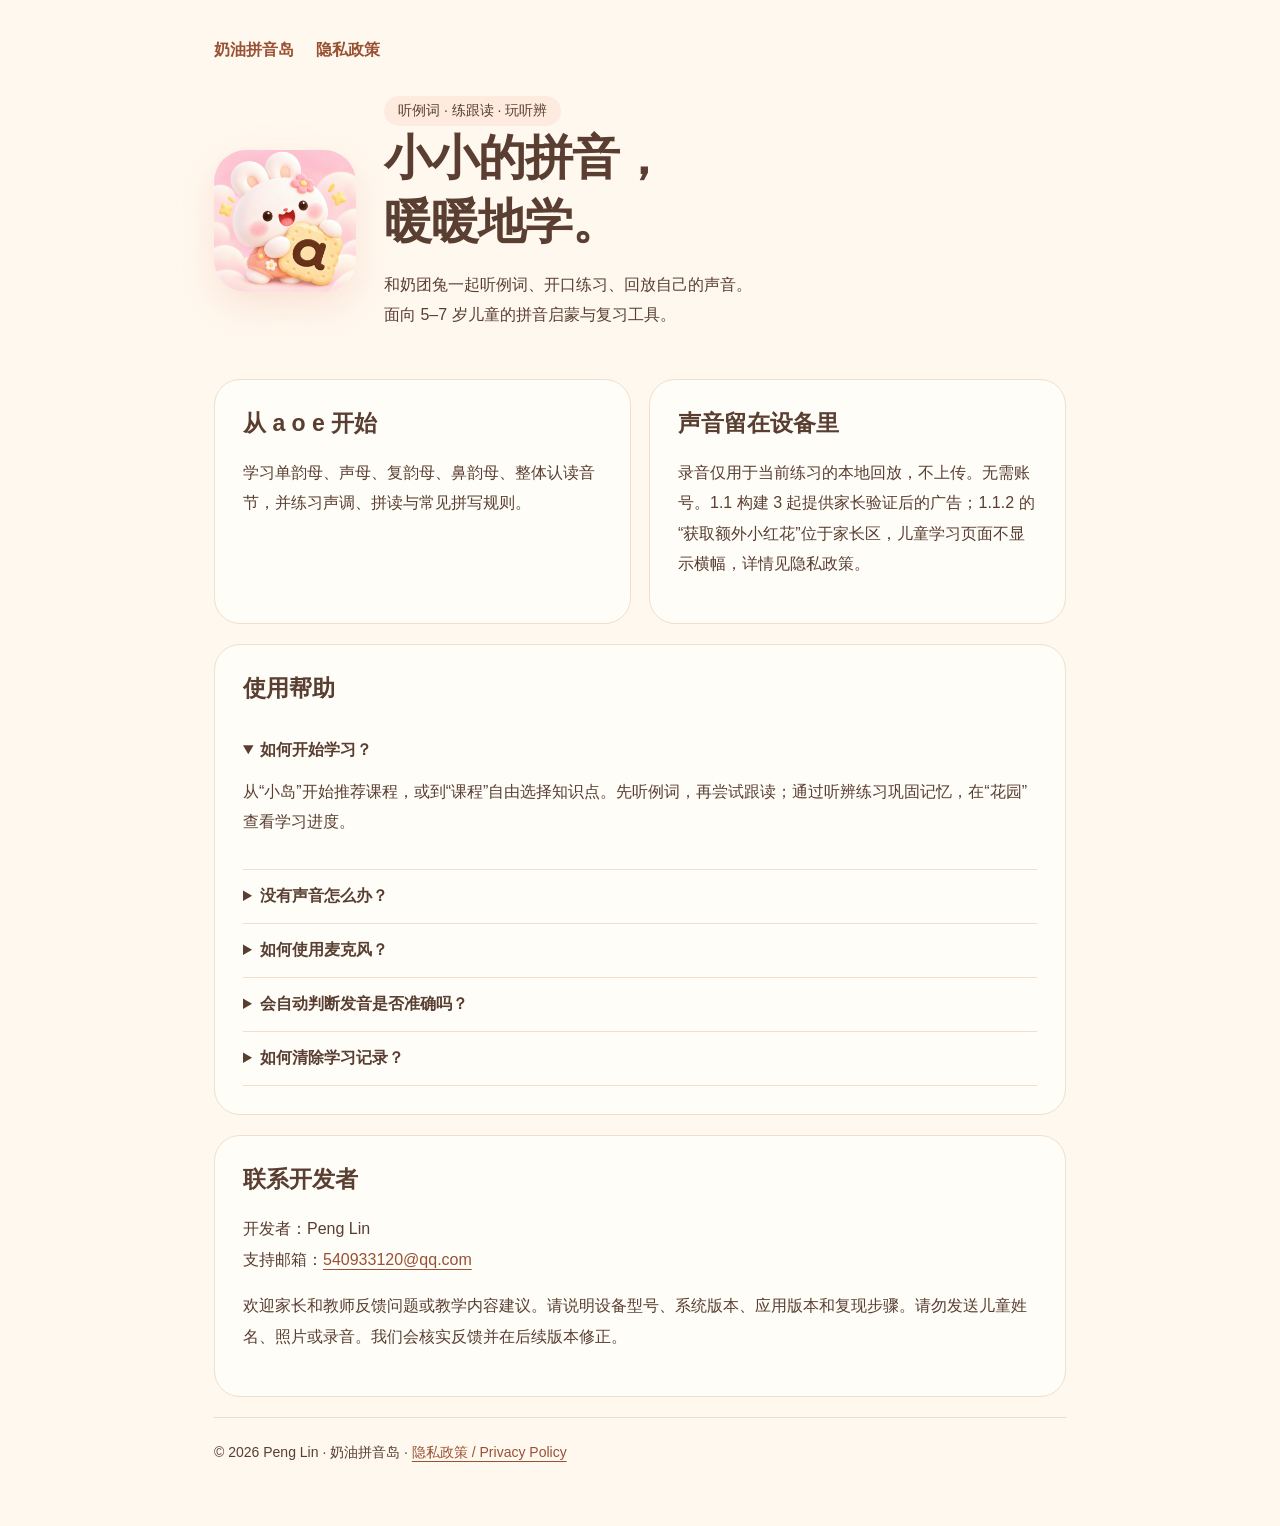
<file: index.html>
<!doctype html><html lang="zh-Hans"><head><meta charset="utf-8"><meta name="viewport" content="width=device-width,initial-scale=1"><title>奶油拼音岛 · 支持与帮助</title><meta name="description" content="奶油拼音岛的官方支持页面：拼音学习、录音回放、隐私与使用帮助。"><link rel="stylesheet" href="style.css"></head><body><main><nav><a href="marketing.html">奶油拼音岛</a><a href="privacy.html">隐私政策</a></nav><section class="hero"><img class="icon" src="icon.png" alt="抱着拼音 a 饼干的奶团兔"><div><span class="tag">听例词 · 练跟读 · 玩听辨</span><h1>小小的拼音，<br>暖暖地学。</h1><p>和奶团兔一起听例词、开口练习、回放自己的声音。<br>面向 5–7 岁儿童的拼音启蒙与复习工具。</p></div></section><div class="grid"><section class="card"><h2>从 a o e 开始</h2><p>学习单韵母、声母、复韵母、鼻韵母、整体认读音节，并练习声调、拼读与常见拼写规则。</p></section><section class="card"><h2>声音留在设备里</h2><p>录音仅用于当前练习的本地回放，不上传。无需账号。1.1 构建 3 起提供家长验证后的广告；1.1.2 的“获取额外小红花”位于家长区，儿童学习页面不显示横幅，详情见隐私政策。</p></section></div><section class="card"><h2>使用帮助</h2><details open><summary>如何开始学习？</summary><p>从“小岛”开始推荐课程，或到“课程”自由选择知识点。先听例词，再尝试跟读；通过听辨练习巩固记忆，在“花园”查看学习进度。</p></details><details><summary>没有声音怎么办？</summary><p>检查媒体音量及蓝牙输出设备。1.0 使用设备系统普通话语音；1.1 优先播放随应用提供的例词音频，缺失或无法播放时回退到系统普通话。如设备缺少普通话语音，可在系统辅助功能的语音设置中安装。系统声音质量可能随设备而异。</p></details><details><summary>如何使用麦克风？</summary><p>第一次点击录音时允许麦克风访问。拒绝授权后仍可学习与听音；监护人可在系统“设置”中找到本应用重新开启麦克风。每次录音最多 10 秒，可回放或重新录制；离开练习或进入后台时临时录音会清除。</p></details><details><summary>会自动判断发音是否准确吗？</summary><p>不会。本应用提供例词示范、听辨练习与录音回放，不提供语音识别、发音准确率或医学评估。听辨答对与完成练习不代表发音已掌握，建议家长陪伴使用，并结合学校教学。</p></details><details><summary>如何清除学习记录？</summary><p>通过家长验证进入家长区，选择重置学习进度并确认。学习记录不上传到开发者服务器；系统备份是否包含本地进度取决于设备备份设置。</p></details></section><section class="card"><h2>联系开发者</h2><p>开发者：Peng Lin<br>支持邮箱：<a href="mailto:540933120@qq.com">540933120@qq.com</a></p><p>欢迎家长和教师反馈问题或教学内容建议。请说明设备型号、系统版本、应用版本和复现步骤。请勿发送儿童姓名、照片或录音。我们会核实反馈并在后续版本修正。</p></section><footer>© 2026 Peng Lin · 奶油拼音岛 · <a href="privacy.html">隐私政策 / Privacy Policy</a></footer></main></body></html>
</file>
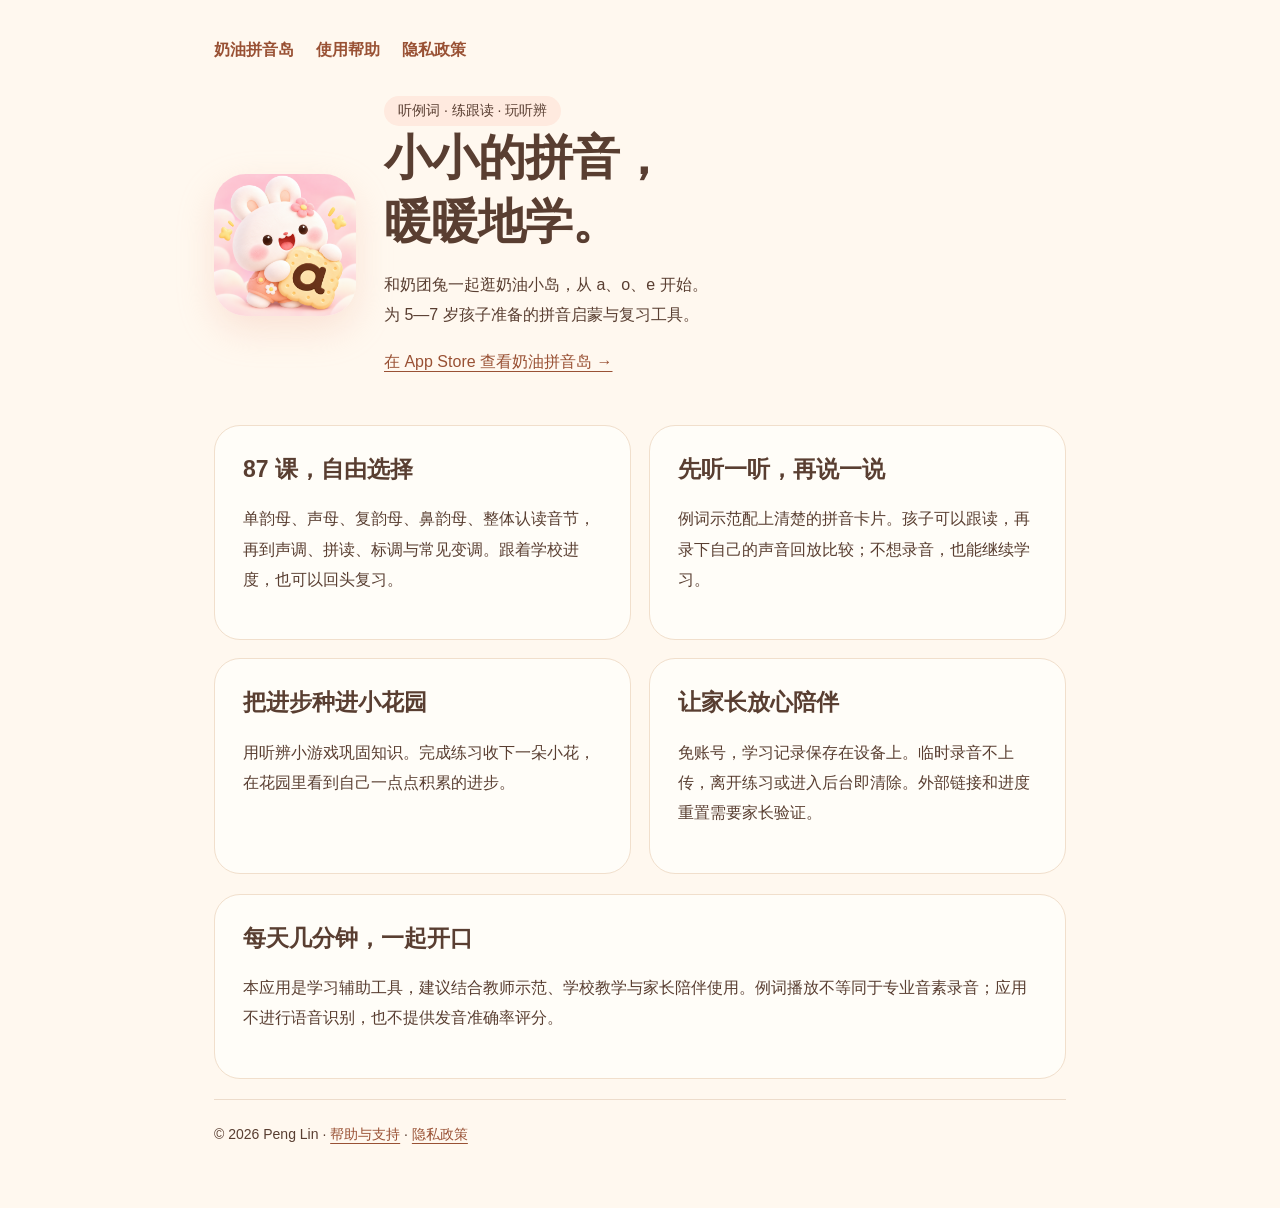
<file: marketing.html>
<!doctype html>
<html lang="zh-Hans"><head><meta charset="utf-8"><meta name="viewport" content="width=device-width,initial-scale=1"><title>奶油拼音岛 · 和奶团兔一起学拼音</title><meta name="description" content="面向5—7岁儿童的拼音启蒙与复习应用，87课涵盖基础拼音、声调与拼读规则。听例词、练跟读、玩听辨。"><link rel="stylesheet" href="style.css"></head>
<body><main><nav><a href="marketing.html">奶油拼音岛</a><a href="./">使用帮助</a><a href="privacy.html">隐私政策</a></nav>
<section class="hero"><img class="icon" src="icon.png" alt="抱着拼音饼干的奶团兔"><div><span class="tag">听例词 · 练跟读 · 玩听辨</span><h1>小小的拼音，<br>暖暖地学。</h1><p>和奶团兔一起逛奶油小岛，从 a、o、e 开始。<br>为 5—7 岁孩子准备的拼音启蒙与复习工具。</p><p><a href="https://apps.apple.com/hk/app/id6816601873">在 App Store 查看奶油拼音岛 →</a></p></div></section>
<div class="grid"><section class="card"><h2>87 课，自由选择</h2><p>单韵母、声母、复韵母、鼻韵母、整体认读音节，再到声调、拼读、标调与常见变调。跟着学校进度，也可以回头复习。</p></section><section class="card"><h2>先听一听，再说一说</h2><p>例词示范配上清楚的拼音卡片。孩子可以跟读，再录下自己的声音回放比较；不想录音，也能继续学习。</p></section><section class="card"><h2>把进步种进小花园</h2><p>用听辨小游戏巩固知识。完成练习收下一朵小花，在花园里看到自己一点点积累的进步。</p></section><section class="card"><h2>让家长放心陪伴</h2><p>免账号，学习记录保存在设备上。临时录音不上传，离开练习或进入后台即清除。外部链接和进度重置需要家长验证。</p></section></div>
<section class="card"><h2>每天几分钟，一起开口</h2><p>本应用是学习辅助工具，建议结合教师示范、学校教学与家长陪伴使用。例词播放不等同于专业音素录音；应用不进行语音识别，也不提供发音准确率评分。</p></section>
<footer>© 2026 Peng Lin · <a href="./">帮助与支持</a> · <a href="privacy.html">隐私政策</a></footer></main></body></html>
</file>
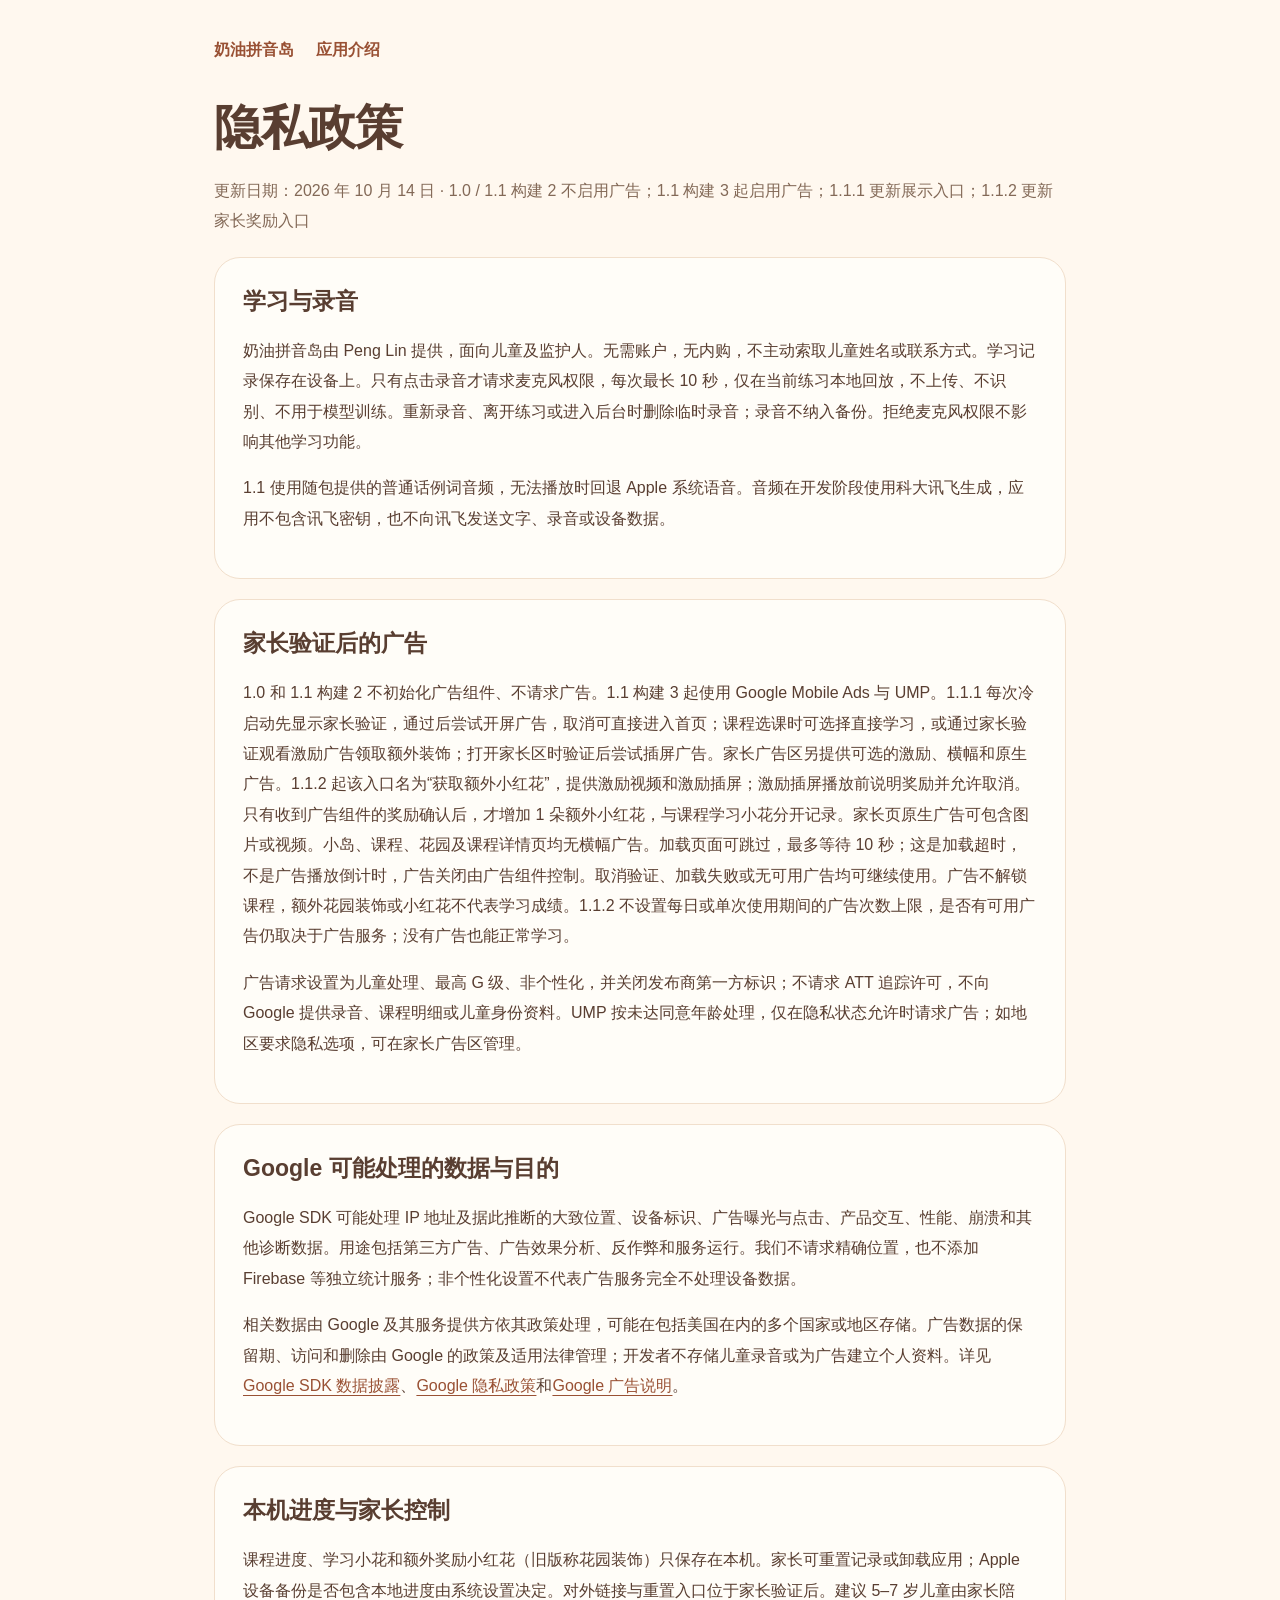
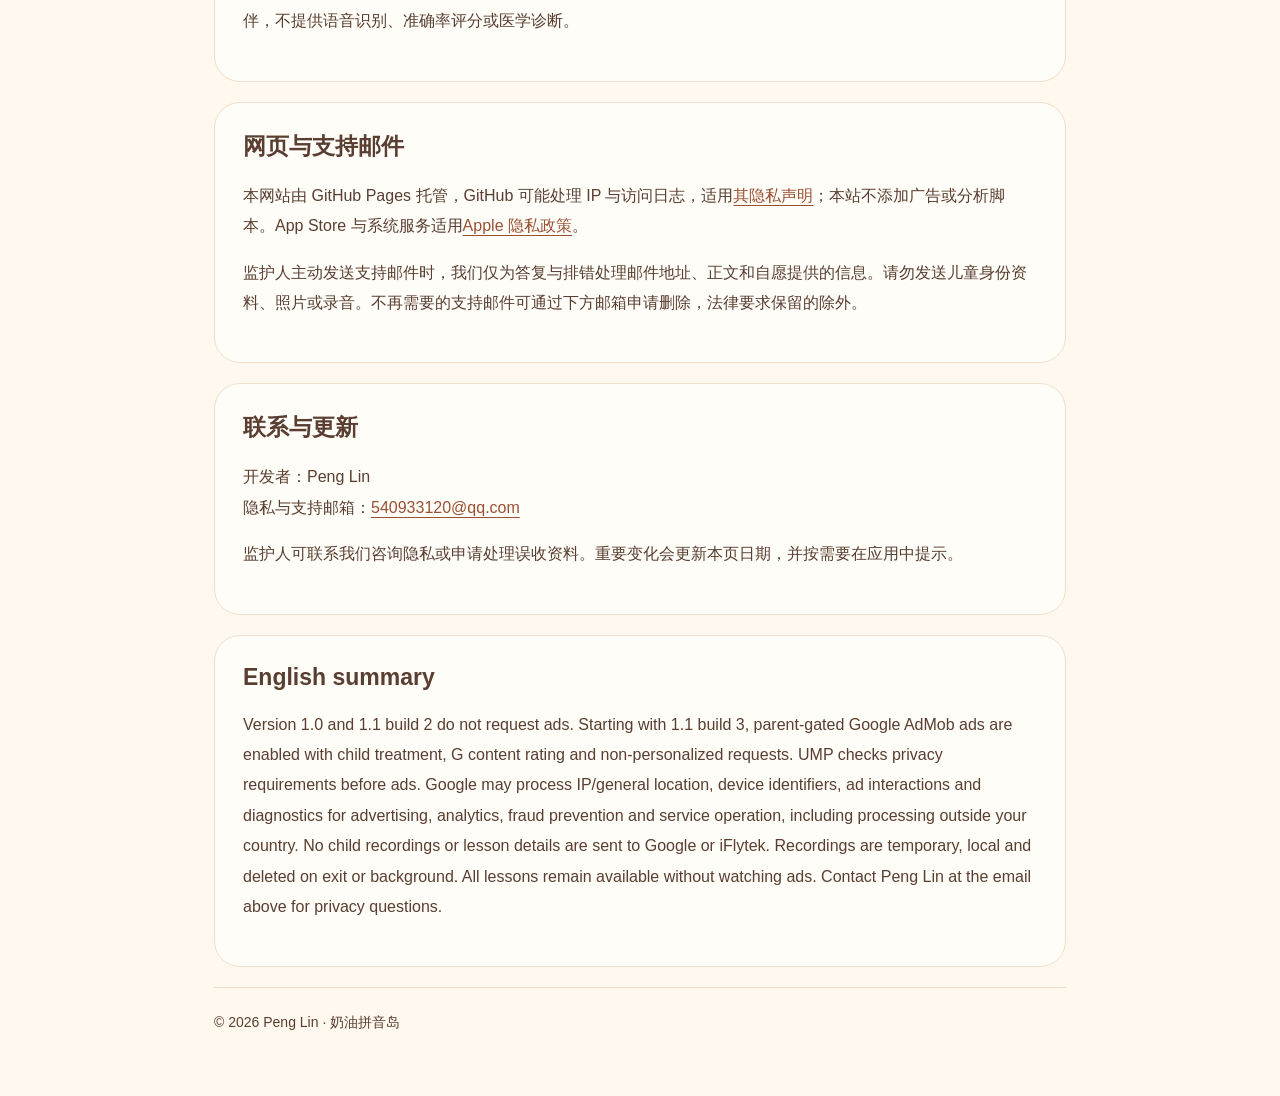
<file: privacy.html>
<!doctype html><html lang="zh-Hans"><head><meta charset="utf-8"><meta name="viewport" content="width=device-width,initial-scale=1"><title>奶油拼音岛 · 隐私政策</title><link rel="stylesheet" href="style.css"></head><body><main><nav><a href="./">奶油拼音岛</a><a href="marketing.html">应用介绍</a></nav><h1>隐私政策</h1><p class="muted">更新日期：2026 年 10 月 14 日 · 1.0 / 1.1 构建 2 不启用广告；1.1 构建 3 起启用广告；1.1.1 更新展示入口；1.1.2 更新家长奖励入口</p>
<section class="card"><h2>学习与录音</h2><p>奶油拼音岛由 Peng Lin 提供，面向儿童及监护人。无需账户，无内购，不主动索取儿童姓名或联系方式。学习记录保存在设备上。只有点击录音才请求麦克风权限，每次最长 10 秒，仅在当前练习本地回放，不上传、不识别、不用于模型训练。重新录音、离开练习或进入后台时删除临时录音；录音不纳入备份。拒绝麦克风权限不影响其他学习功能。</p><p>1.1 使用随包提供的普通话例词音频，无法播放时回退 Apple 系统语音。音频在开发阶段使用科大讯飞生成，应用不包含讯飞密钥，也不向讯飞发送文字、录音或设备数据。</p></section>
<section class="card"><h2>家长验证后的广告</h2><p>1.0 和 1.1 构建 2 不初始化广告组件、不请求广告。1.1 构建 3 起使用 Google Mobile Ads 与 UMP。1.1.1 每次冷启动先显示家长验证，通过后尝试开屏广告，取消可直接进入首页；课程选课时可选择直接学习，或通过家长验证观看激励广告领取额外装饰；打开家长区时验证后尝试插屏广告。家长广告区另提供可选的激励、横幅和原生广告。1.1.2 起该入口名为“获取额外小红花”，提供激励视频和激励插屏；激励插屏播放前说明奖励并允许取消。只有收到广告组件的奖励确认后，才增加 1 朵额外小红花，与课程学习小花分开记录。家长页原生广告可包含图片或视频。小岛、课程、花园及课程详情页均无横幅广告。加载页面可跳过，最多等待 10 秒；这是加载超时，不是广告播放倒计时，广告关闭由广告组件控制。取消验证、加载失败或无可用广告均可继续使用。广告不解锁课程，额外花园装饰或小红花不代表学习成绩。1.1.2 不设置每日或单次使用期间的广告次数上限，是否有可用广告仍取决于广告服务；没有广告也能正常学习。</p><p>广告请求设置为儿童处理、最高 G 级、非个性化，并关闭发布商第一方标识；不请求 ATT 追踪许可，不向 Google 提供录音、课程明细或儿童身份资料。UMP 按未达同意年龄处理，仅在隐私状态允许时请求广告；如地区要求隐私选项，可在家长广告区管理。</p></section>
<section class="card"><h2>Google 可能处理的数据与目的</h2><p>Google SDK 可能处理 IP 地址及据此推断的大致位置、设备标识、广告曝光与点击、产品交互、性能、崩溃和其他诊断数据。用途包括第三方广告、广告效果分析、反作弊和服务运行。我们不请求精确位置，也不添加 Firebase 等独立统计服务；非个性化设置不代表广告服务完全不处理设备数据。</p><p>相关数据由 Google 及其服务提供方依其政策处理，可能在包括美国在内的多个国家或地区存储。广告数据的保留期、访问和删除由 Google 的政策及适用法律管理；开发者不存储儿童录音或为广告建立个人资料。详见 <a href="https://developers.google.com/admob/ios/privacy/data-disclosure">Google SDK 数据披露</a>、<a href="https://policies.google.com/privacy">Google 隐私政策</a>和<a href="https://policies.google.com/technologies/ads">Google 广告说明</a>。</p></section>
<section class="card"><h2>本机进度与家长控制</h2><p>课程进度、学习小花和额外奖励小红花（旧版称花园装饰）只保存在本机。家长可重置记录或卸载应用；Apple 设备备份是否包含本地进度由系统设置决定。对外链接与重置入口位于家长验证后。建议 5–7 岁儿童由家长陪伴，不提供语音识别、准确率评分或医学诊断。</p></section>
<section class="card"><h2>网页与支持邮件</h2><p>本网站由 GitHub Pages 托管，GitHub 可能处理 IP 与访问日志，适用<a href="https://docs.github.com/en/site-policy/privacy-policies/github-general-privacy-statement">其隐私声明</a>；本站不添加广告或分析脚本。App Store 与系统服务适用<a href="https://www.apple.com/legal/privacy/">Apple 隐私政策</a>。</p><p>监护人主动发送支持邮件时，我们仅为答复与排错处理邮件地址、正文和自愿提供的信息。请勿发送儿童身份资料、照片或录音。不再需要的支持邮件可通过下方邮箱申请删除，法律要求保留的除外。</p></section>
<section class="card"><h2>联系与更新</h2><p>开发者：Peng Lin<br>隐私与支持邮箱：<a href="mailto:540933120@qq.com">540933120@qq.com</a></p><p>监护人可联系我们咨询隐私或申请处理误收资料。重要变化会更新本页日期，并按需要在应用中提示。</p></section>
<section class="card" lang="en"><h2>English summary</h2><p>Version 1.0 and 1.1 build 2 do not request ads. Starting with 1.1 build 3, parent-gated Google AdMob ads are enabled with child treatment, G content rating and non-personalized requests. UMP checks privacy requirements before ads. Google may process IP/general location, device identifiers, ad interactions and diagnostics for advertising, analytics, fraud prevention and service operation, including processing outside your country. No child recordings or lesson details are sent to Google or iFlytek. Recordings are temporary, local and deleted on exit or background. All lessons remain available without watching ads. Contact Peng Lin at the email above for privacy questions.</p></section><footer>© 2026 Peng Lin · 奶油拼音岛</footer></main></body></html>
</file>
<file: style.css>
:root{color-scheme:light;font-family:ui-rounded,-apple-system,BlinkMacSystemFont,"PingFang SC",sans-serif;color:#593e31;background:#fff8ef}*{box-sizing:border-box}body{margin:0}main{max-width:900px;margin:0 auto;padding:40px 24px 64px}nav{display:flex;gap:22px;align-items:center;margin-bottom:35px}a{color:#995134;text-underline-offset:4px}nav a{text-decoration:none;font-weight:600}.hero{display:flex;gap:28px;align-items:center;margin-bottom:32px}.icon{width:142px;height:142px;border-radius:32px;box-shadow:0 14px 36px #efb9a555}h1{font-size:clamp(30px,5vw,48px);letter-spacing:-1px;margin:0 0 14px}h2{font-size:23px;margin-top:0}p,li{line-height:1.9}small,.muted{color:#836957}.tag{display:inline-block;background:#ffeadf;padding:6px 14px;border-radius:30px;font-size:14px}.card{background:#fffdf8;border:1px solid #f1dfcc;border-radius:26px;padding:28px;margin:20px 0}.grid{display:grid;grid-template-columns:1fr 1fr;gap:18px}.grid .card{margin:0}footer{padding-top:26px;font-size:14px;border-top:1px solid #eddccb}ul{padding-left:22px}details{padding:16px 0;border-bottom:1px solid #f1dfcc}summary{cursor:pointer;font-weight:600}@media(max-width:600px){.hero{align-items:flex-start;gap:16px}.icon{width:90px;height:90px;border-radius:22px}.grid{grid-template-columns:1fr}.card{padding:22px}main{padding:28px 20px}}
</file>
